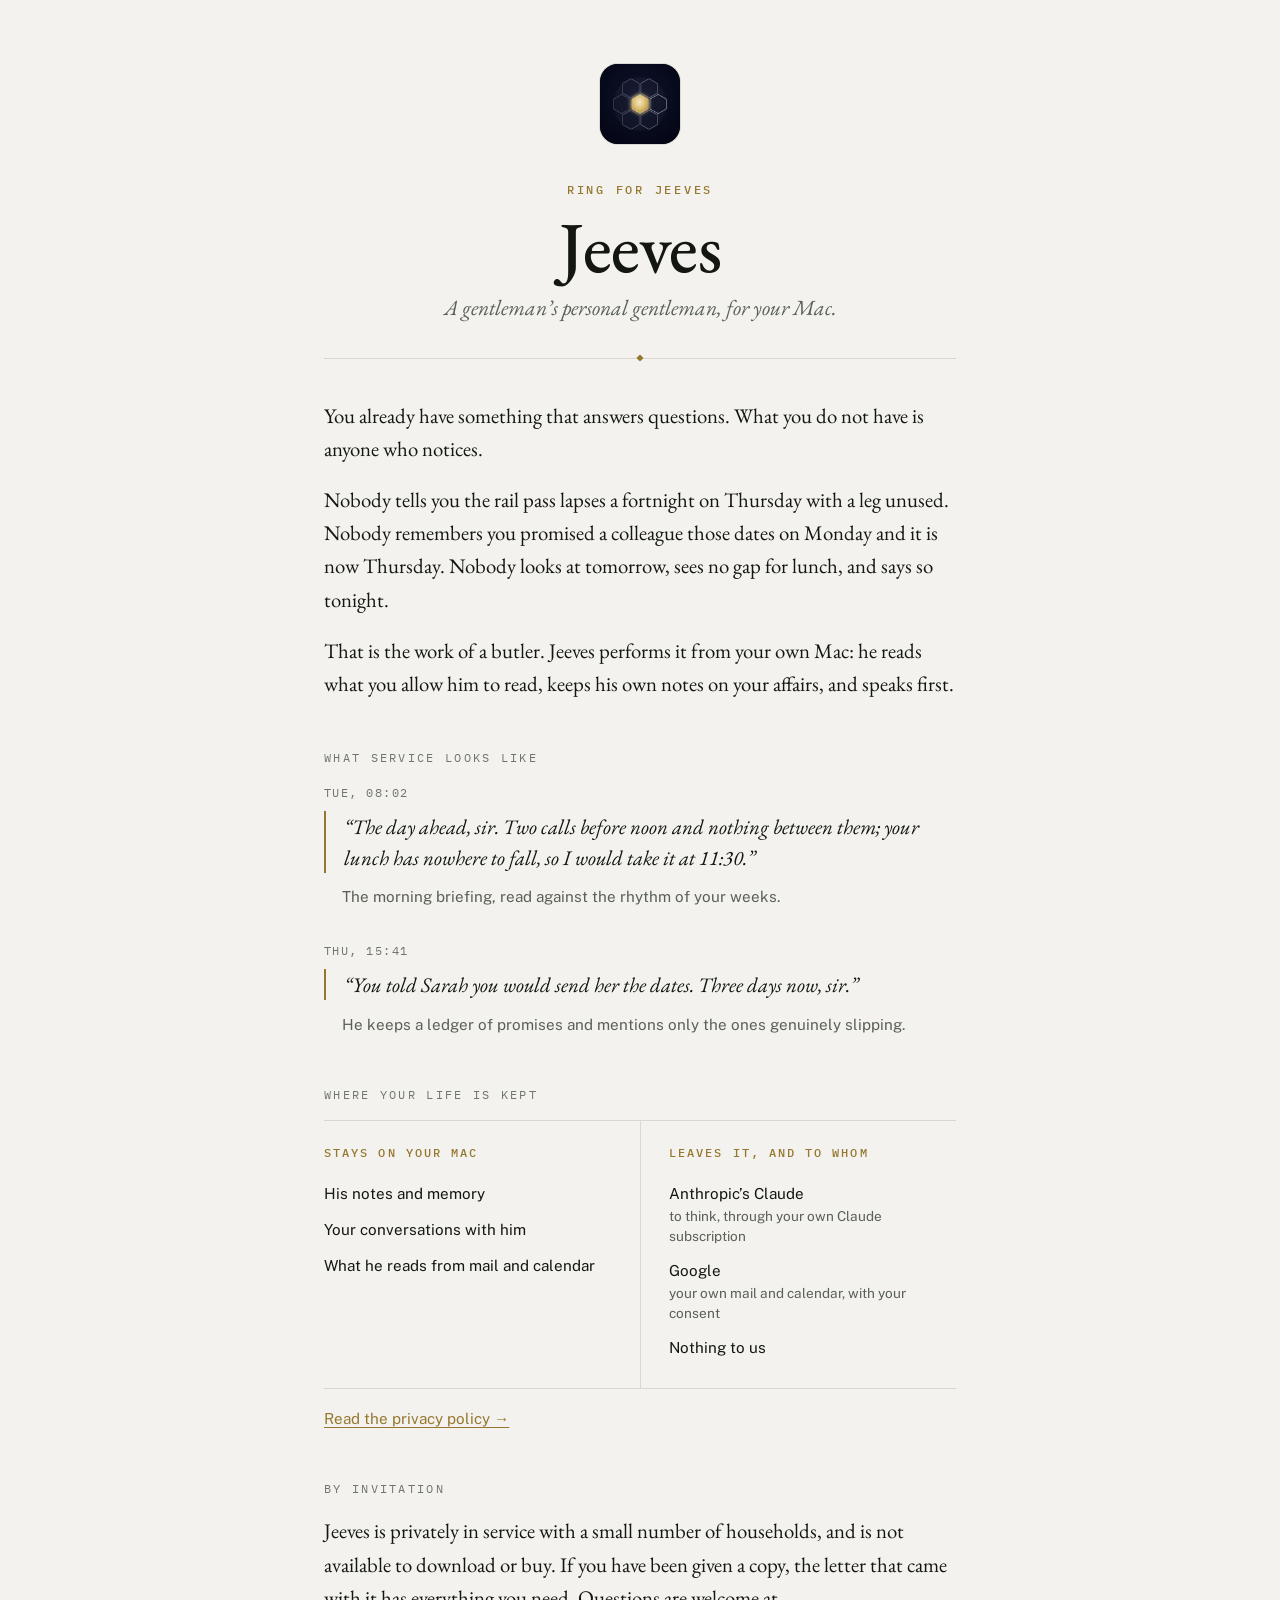
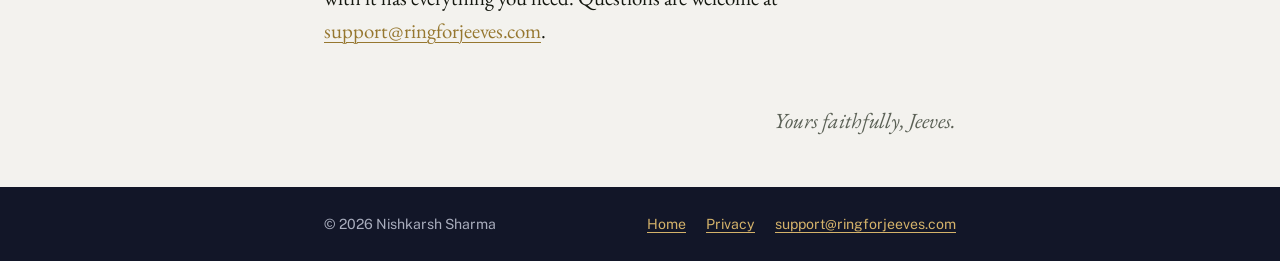
<file: index.html>
<!doctype html>
<html lang="en-GB">
<head>
<meta charset="utf-8">
<meta name="viewport" content="width=device-width,initial-scale=1">
<meta name="theme-color" content="#121628">
<link rel="icon" type="image/png" href="/favicon.png">
<link rel="apple-touch-icon" href="/apple-touch-icon.png">
<link rel="preconnect" href="https://fonts.googleapis.com">
<link rel="preconnect" href="https://fonts.gstatic.com" crossorigin>
<link rel="stylesheet" href="https://fonts.googleapis.com/css2?family=EB+Garamond:ital,wght@0,400;0,500;0,600;1,400&amp;family=IBM+Plex+Mono:wght@400;500&amp;family=Public+Sans:wght@400;500;600&amp;display=swap">
<link rel="stylesheet" href="/site.css">
<title>Ring for Jeeves</title>
<meta name="description" content="Jeeves is a private digital butler for the Mac: he reads what you allow, keeps his own notes, and speaks first. Available by invitation only.">
<meta property="og:type" content="website">
<meta property="og:title" content="Ring for Jeeves">
<meta property="og:description" content="A gentleman's personal gentleman, for your Mac. Privately in service, by invitation only.">
<meta property="og:image" content="https://ringforjeeves.com/icon.png">
<meta property="og:url" content="https://ringforjeeves.com/">
<link rel="canonical" href="https://ringforjeeves.com/">
</head>
<body>
<main class="wrap">
  <header class="letterhead rise">
    <span class="crest"><img src="/icon.png" width="80" height="80" alt="The Jeeves icon: a gold hexagon glowing on a navy ground"></span>
    <p class="eyebrow">Ring for Jeeves</p>
    <h1>Jeeves</h1>
    <p class="subtitle">A gentleman&rsquo;s personal gentleman, for your Mac.</p>
    <div class="hairline" role="presentation"></div>
  </header>

  <div class="letter rise">
    <p>You already have something that answers questions. What you do not have is anyone who notices.</p>
    <p>Nobody tells you the rail pass lapses a fortnight on Thursday with a leg unused. Nobody remembers you promised a colleague those dates on Monday and it is now Thursday. Nobody looks at tomorrow, sees no gap for lunch, and says so tonight.</p>
    <p>That is the work of a butler. Jeeves performs it from your own Mac: he reads what you allow him to read, keeps his own notes on your affairs, and speaks first.</p>
  </div>

  <section class="rise" aria-labelledby="service">
    <p class="label" id="service">What service looks like</p>
    <figure class="vignette" style="margin-inline:0">
      <time>Tue, 08:02</time>
      <blockquote>&ldquo;The day ahead, sir. Two calls before noon and nothing between them; your lunch has nowhere to fall, so I would take it at 11:30.&rdquo;</blockquote>
      <p>The morning briefing, read against the rhythm of your weeks.</p>
    </figure>
    <figure class="vignette" style="margin-inline:0">
      <time>Thu, 15:41</time>
      <blockquote>&ldquo;You told Sarah you would send her the dates. Three days now, sir.&rdquo;</blockquote>
      <p>He keeps a ledger of promises and mentions only the ones genuinely slipping.</p>
    </figure>
  </section>

  <section class="rise" aria-labelledby="kept">
    <p class="label" id="kept">Where your life is kept</p>
    <div class="ledger">
      <section>
        <h3>Stays on your Mac</h3>
        <ul>
          <li>His notes and memory</li>
          <li>Your conversations with him</li>
          <li>What he reads from mail and calendar</li>
        </ul>
      </section>
      <section>
        <h3>Leaves it, and to whom</h3>
        <ul>
          <li>Anthropic&rsquo;s Claude<small>to think, through your own Claude subscription</small></li>
          <li>Google<small>your own mail and calendar, with your consent</small></li>
          <li>Nothing to us</li>
        </ul>
      </section>
    </div>
    <p class="more"><a href="/privacy">Read the privacy policy &rarr;</a></p>
  </section>

  <section class="rise" aria-labelledby="invite">
    <p class="label" id="invite">By invitation</p>
    <div class="letter"><p>Jeeves is privately in service with a small number of households, and is not available to download or buy. If you have been given a copy, the letter that came with it has everything you need. Questions are welcome at <a href="mailto:support@ringforjeeves.com">support@ringforjeeves.com</a>.</p></div>
  </section>

  <p class="sign rise">Yours faithfully, Jeeves.</p>
</main>
<footer><div class="in"><span>&copy; 2026 Nishkarsh Sharma</span><nav aria-label="Footer"><a href="/">Home</a><a href="/privacy">Privacy</a><a href="mailto:support@ringforjeeves.com">support@ringforjeeves.com</a></nav></div></footer>
</body>
</html>
</file>
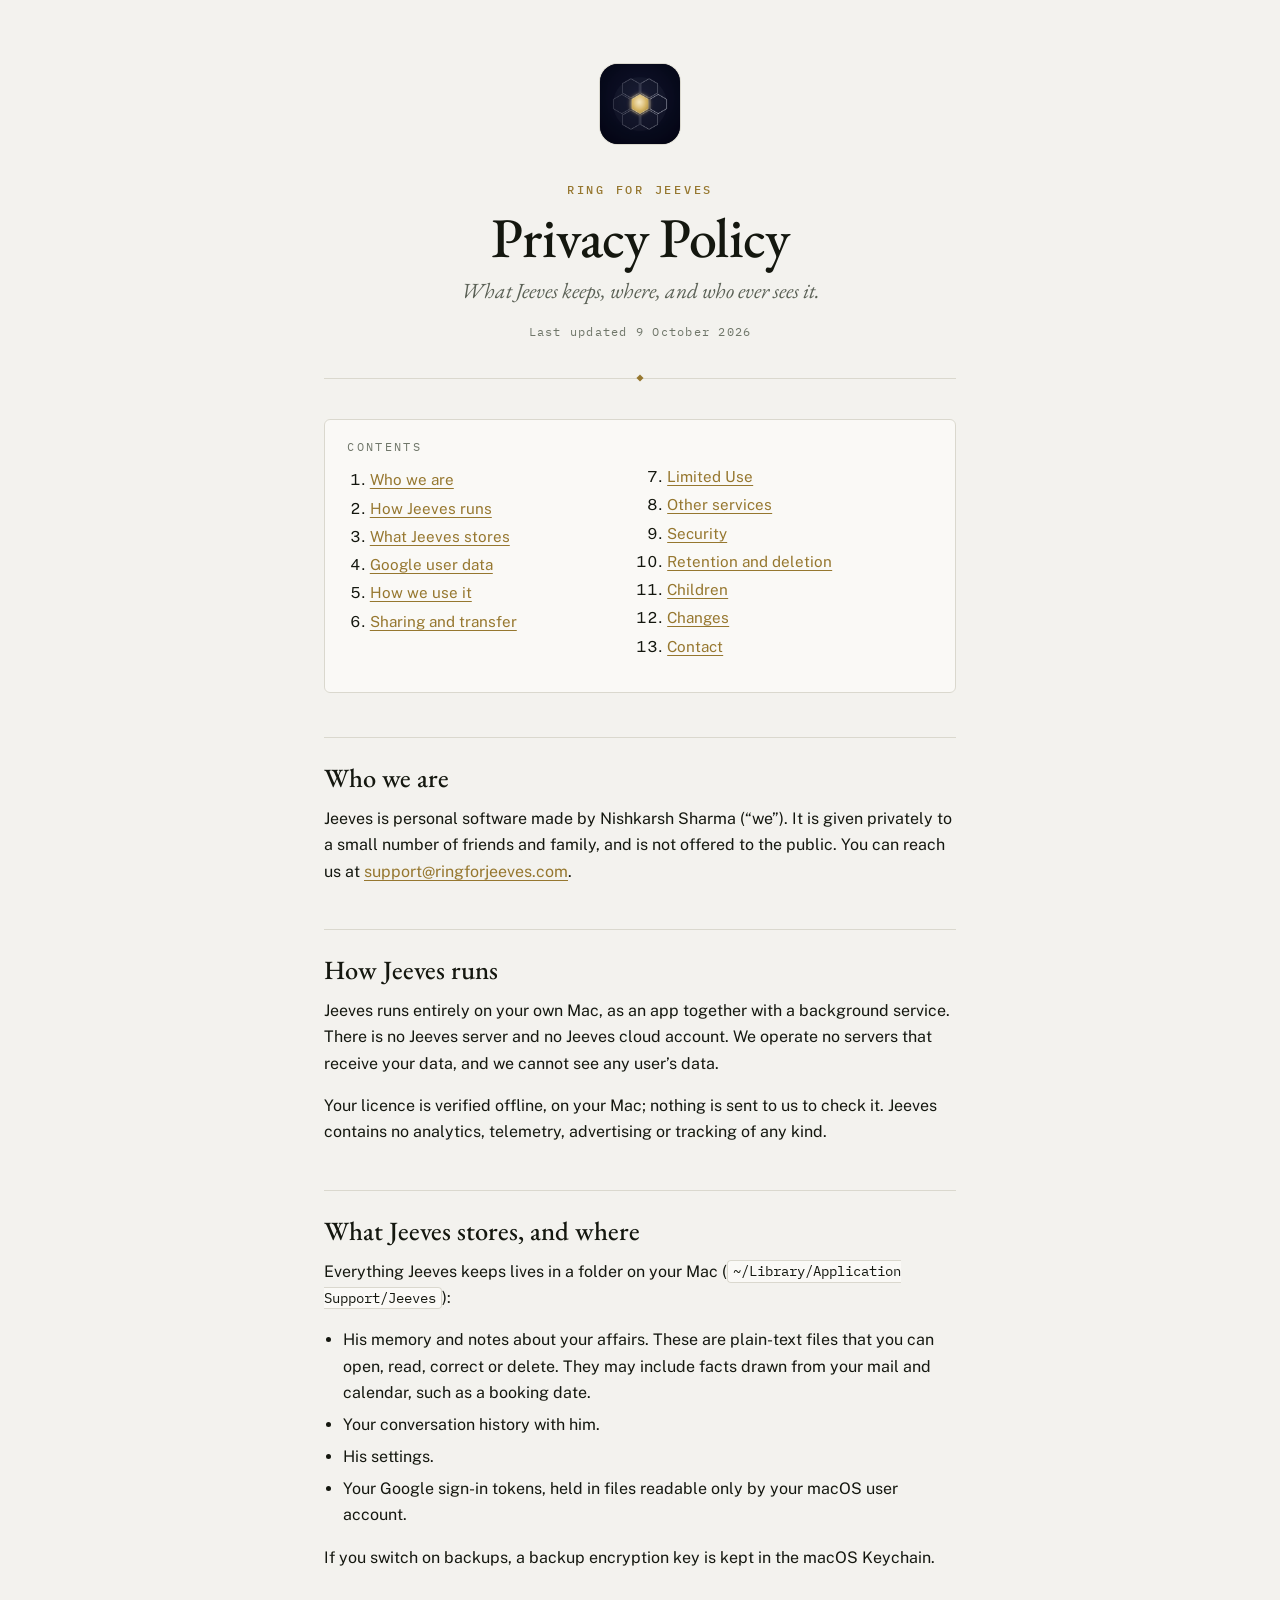
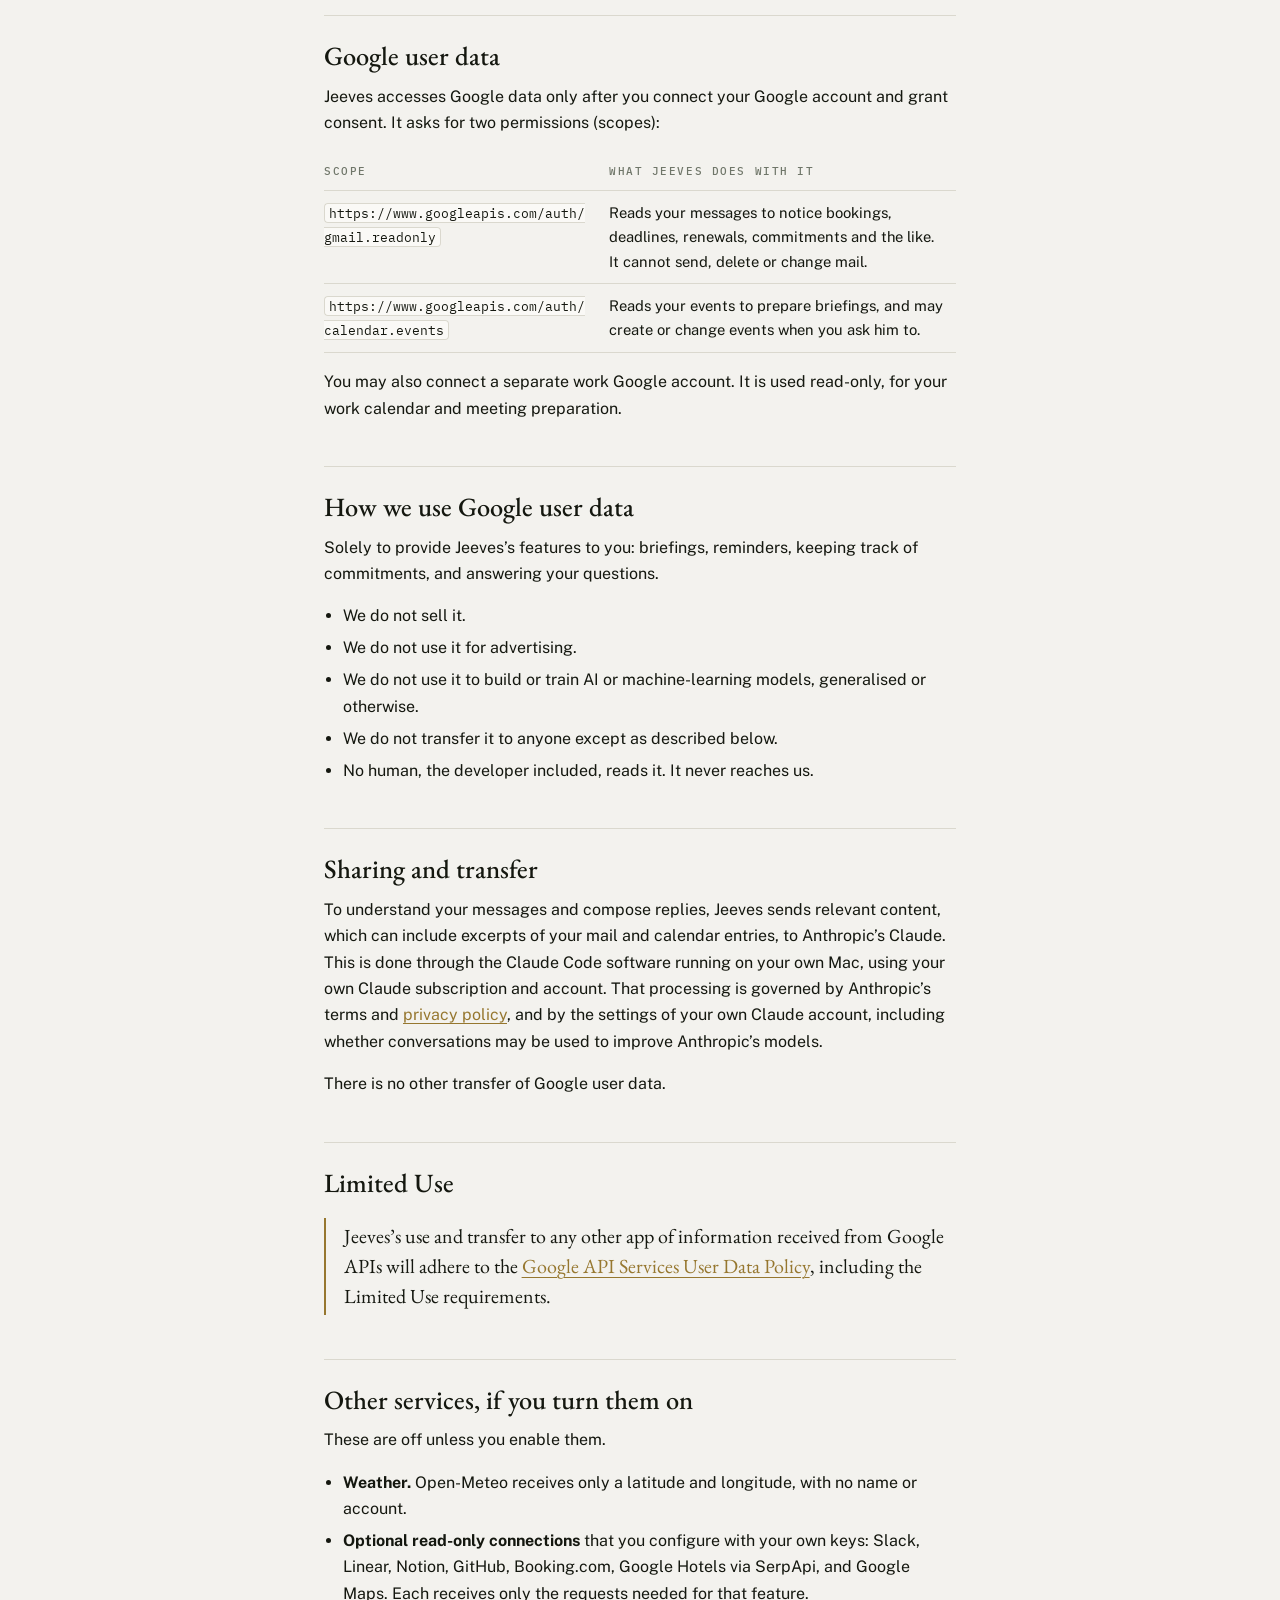
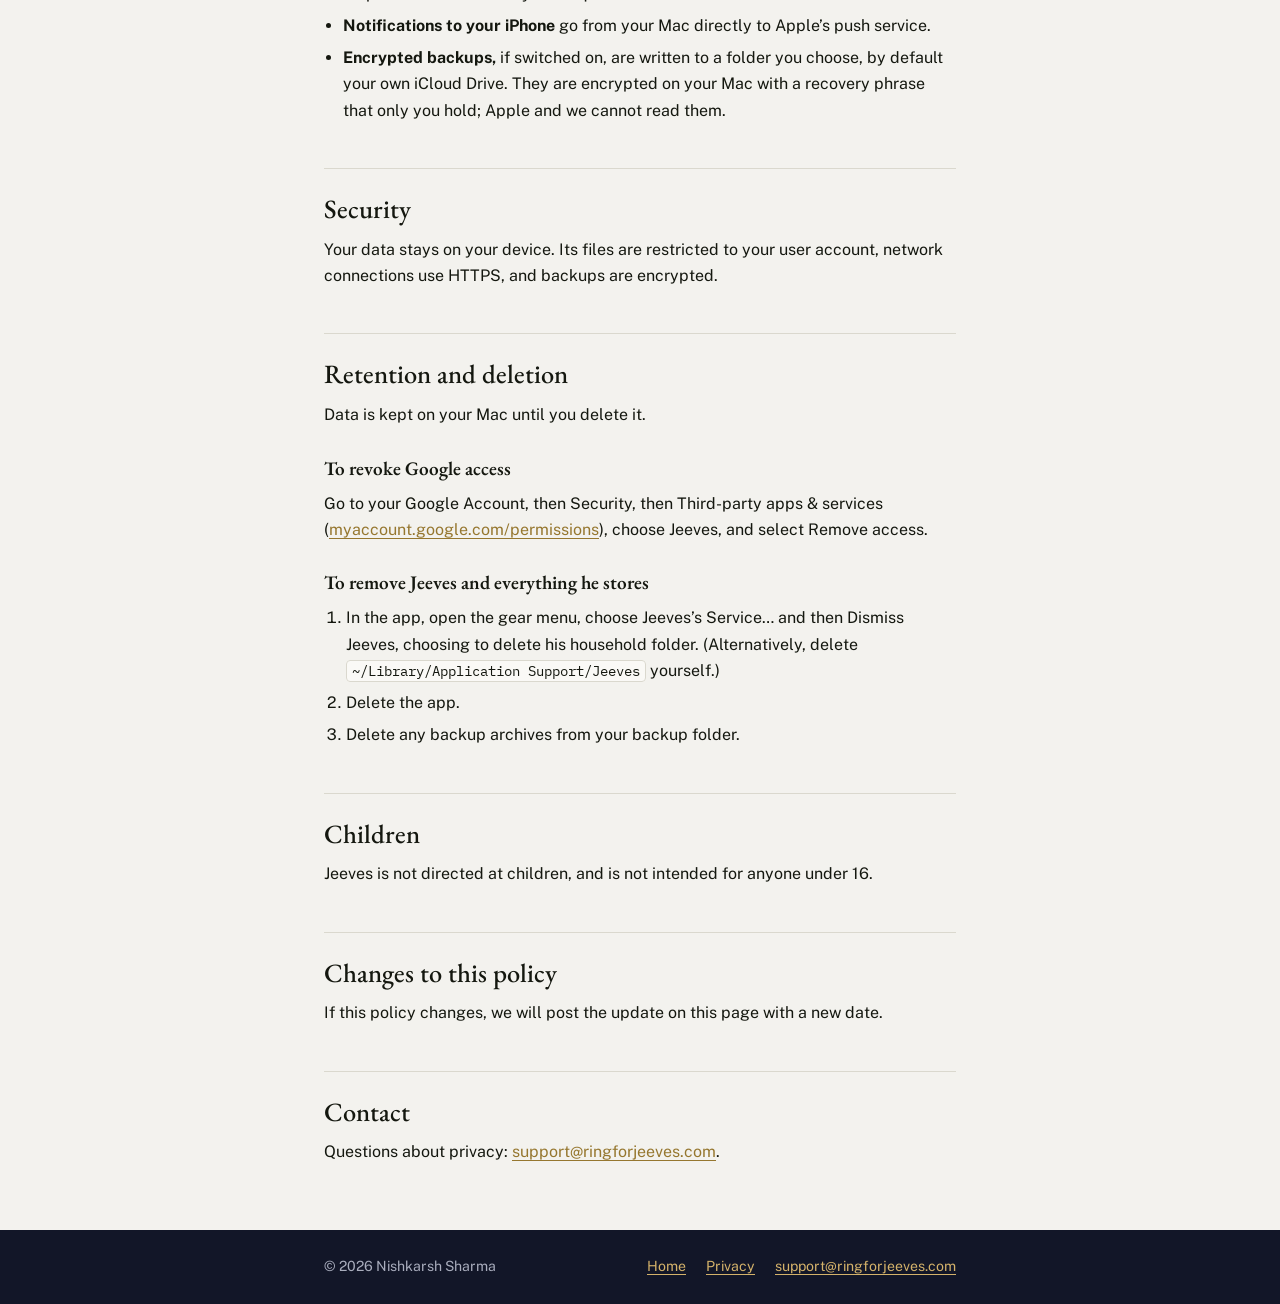
<file: privacy/index.html>
<!doctype html>
<html lang="en-GB">
<head>
<meta charset="utf-8">
<meta name="viewport" content="width=device-width,initial-scale=1">
<meta name="theme-color" content="#121628">
<link rel="icon" type="image/png" href="/favicon.png">
<link rel="apple-touch-icon" href="/apple-touch-icon.png">
<link rel="preconnect" href="https://fonts.googleapis.com">
<link rel="preconnect" href="https://fonts.gstatic.com" crossorigin>
<link rel="stylesheet" href="https://fonts.googleapis.com/css2?family=EB+Garamond:ital,wght@0,400;0,500;0,600;1,400&amp;family=IBM+Plex+Mono:wght@400;500&amp;family=Public+Sans:wght@400;500;600&amp;display=swap">
<link rel="stylesheet" href="/site.css">
<title>Privacy Policy &middot; Ring for Jeeves</title>
<meta name="description" content="How Jeeves, a private digital butler for the Mac, handles your data, including Google user data. Everything stays on your Mac.">
<meta property="og:type" content="website">
<meta property="og:title" content="Privacy Policy, Ring for Jeeves">
<meta property="og:description" content="Jeeves runs entirely on your own Mac. We operate no servers that receive your data and cannot see it.">
<meta property="og:image" content="https://ringforjeeves.com/icon.png">
<meta property="og:url" content="https://ringforjeeves.com/privacy">
<link rel="canonical" href="https://ringforjeeves.com/privacy">
</head>
<body>
<main class="wrap">
  <header class="letterhead rise">
    <a href="/" class="crest" aria-label="Ring for Jeeves, home"><img src="/icon.png" width="80" height="80" alt="The Jeeves icon: a gold hexagon glowing on a navy ground"></a>
    <p class="eyebrow">Ring for Jeeves</p>
    <h1 style="font-size:clamp(2.4rem,8vw,3.5rem)">Privacy Policy</h1>
    <p class="subtitle">What Jeeves keeps, where, and who ever sees it.</p>
    <p class="updated">Last updated 9 October 2026</p>
    <div class="hairline" role="presentation"></div>
  </header>

  <article class="doc rise">
    <nav class="toc" aria-label="Contents">
      <p>Contents</p>
      <ol>
        <li><a href="#who">Who we are</a></li>
        <li><a href="#how">How Jeeves runs</a></li>
        <li><a href="#stores">What Jeeves stores</a></li>
        <li><a href="#google">Google user data</a></li>
        <li><a href="#use">How we use it</a></li>
        <li><a href="#sharing">Sharing and transfer</a></li>
        <li><a href="#limited">Limited Use</a></li>
        <li><a href="#other">Other services</a></li>
        <li><a href="#security">Security</a></li>
        <li><a href="#deletion">Retention and deletion</a></li>
        <li><a href="#children">Children</a></li>
        <li><a href="#changes">Changes</a></li>
        <li><a href="#contact">Contact</a></li>
      </ol>
    </nav>

    <h2 id="who">Who we are</h2>
    <p>Jeeves is personal software made by Nishkarsh Sharma (&ldquo;we&rdquo;). It is given privately to a small number of friends and family, and is not offered to the public. You can reach us at <a href="mailto:support@ringforjeeves.com">support@ringforjeeves.com</a>.</p>

    <h2 id="how">How Jeeves runs</h2>
    <p>Jeeves runs entirely on your own Mac, as an app together with a background service. There is no Jeeves server and no Jeeves cloud account. We operate no servers that receive your data, and we cannot see any user&rsquo;s data.</p>
    <p>Your licence is verified offline, on your Mac; nothing is sent to us to check it. Jeeves contains no analytics, telemetry, advertising or tracking of any kind.</p>

    <h2 id="stores">What Jeeves stores, and where</h2>
    <p>Everything Jeeves keeps lives in a folder on your Mac (<code>~/Library/Application Support/Jeeves</code>):</p>
    <ul>
      <li>His memory and notes about your affairs. These are plain-text files that you can open, read, correct or delete. They may include facts drawn from your mail and calendar, such as a booking date.</li>
      <li>Your conversation history with him.</li>
      <li>His settings.</li>
      <li>Your Google sign-in tokens, held in files readable only by your macOS user account.</li>
    </ul>
    <p>If you switch on backups, a backup encryption key is kept in the macOS Keychain.</p>

    <h2 id="google">Google user data</h2>
    <p>Jeeves accesses Google data only after you connect your Google account and grant consent. It asks for two permissions (scopes):</p>
    <table>
      <thead><tr><th scope="col">Scope</th><th scope="col">What Jeeves does with it</th></tr></thead>
      <tbody>
        <tr><td><code class="scope">https://www.googleapis.com/<wbr>auth/<wbr>gmail.readonly</code></td><td>Reads your messages to notice bookings, deadlines, renewals, commitments and the like. It cannot send, delete or change mail.</td></tr>
        <tr><td><code class="scope">https://www.googleapis.com/<wbr>auth/<wbr>calendar.events</code></td><td>Reads your events to prepare briefings, and may create or change events when you ask him to.</td></tr>
      </tbody>
    </table>
    <p>You may also connect a separate work Google account. It is used read-only, for your work calendar and meeting preparation.</p>

    <h2 id="use">How we use Google user data</h2>
    <p>Solely to provide Jeeves&rsquo;s features to you: briefings, reminders, keeping track of commitments, and answering your questions.</p>
    <ul>
      <li>We do not sell it.</li>
      <li>We do not use it for advertising.</li>
      <li>We do not use it to build or train AI or machine-learning models, generalised or otherwise.</li>
      <li>We do not transfer it to anyone except as described below.</li>
      <li>No human, the developer included, reads it. It never reaches us.</li>
    </ul>

    <h2 id="sharing">Sharing and transfer</h2>
    <p>To understand your messages and compose replies, Jeeves sends relevant content, which can include excerpts of your mail and calendar entries, to Anthropic&rsquo;s Claude. This is done through the Claude Code software running on your own Mac, using your own Claude subscription and account. That processing is governed by Anthropic&rsquo;s terms and <a href="https://www.anthropic.com/legal/privacy">privacy policy</a>, and by the settings of your own Claude account, including whether conversations may be used to improve Anthropic&rsquo;s models.</p>
    <p>There is no other transfer of Google user data.</p>

    <h2 id="limited">Limited Use</h2>
    <div class="limited"><p>Jeeves&rsquo;s use and transfer to any other app of information received from Google APIs will adhere to the <a href="https://developers.google.com/terms/api-services-user-data-policy">Google API Services User Data Policy</a>, including the Limited Use requirements.</p></div>

    <h2 id="other">Other services, if you turn them on</h2>
    <p>These are off unless you enable them.</p>
    <ul>
      <li><strong>Weather.</strong> Open-Meteo receives only a latitude and longitude, with no name or account.</li>
      <li><strong>Optional read-only connections</strong> that you configure with your own keys: Slack, Linear, Notion, GitHub, Booking.com, Google Hotels via SerpApi, and Google Maps. Each receives only the requests needed for that feature.</li>
      <li><strong>Notifications to your iPhone</strong> go from your Mac directly to Apple&rsquo;s push service.</li>
      <li><strong>Encrypted backups,</strong> if switched on, are written to a folder you choose, by default your own iCloud Drive. They are encrypted on your Mac with a recovery phrase that only you hold; Apple and we cannot read them.</li>
    </ul>

    <h2 id="security">Security</h2>
    <p>Your data stays on your device. Its files are restricted to your user account, network connections use HTTPS, and backups are encrypted.</p>

    <h2 id="deletion">Retention and deletion</h2>
    <p>Data is kept on your Mac until you delete it.</p>
    <h3>To revoke Google access</h3>
    <p>Go to your Google Account, then Security, then Third-party apps &amp; services (<a href="https://myaccount.google.com/permissions">myaccount.google.com/permissions</a>), choose Jeeves, and select Remove access.</p>
    <h3>To remove Jeeves and everything he stores</h3>
    <ol>
      <li>In the app, open the gear menu, choose Jeeves&rsquo;s Service&hellip; and then Dismiss Jeeves, choosing to delete his household folder. (Alternatively, delete <code>~/Library/Application Support/Jeeves</code> yourself.)</li>
      <li>Delete the app.</li>
      <li>Delete any backup archives from your backup folder.</li>
    </ol>

    <h2 id="children">Children</h2>
    <p>Jeeves is not directed at children, and is not intended for anyone under 16.</p>

    <h2 id="changes">Changes to this policy</h2>
    <p>If this policy changes, we will post the update on this page with a new date.</p>

    <h2 id="contact">Contact</h2>
    <p>Questions about privacy: <a href="mailto:support@ringforjeeves.com">support@ringforjeeves.com</a>.</p>
  </article>
</main>
<footer><div class="in"><span>&copy; 2026 Nishkarsh Sharma</span><nav aria-label="Footer"><a href="/">Home</a><a href="/privacy">Privacy</a><a href="mailto:support@ringforjeeves.com">support@ringforjeeves.com</a></nav></div></footer>
</body>
</html>
</file>
<file: site.css>
:root{
  --paper:#F3F2EE;--card:#FAF9F6;--ink:#14170F;--muted:#5A6055;--faint:#6F7669;--rule:#DAD8CE;--brass:#96772F;--navy:#121628;
  --serif:"EB Garamond",Garamond,"Iowan Old Style","Palatino Linotype",Georgia,serif;
  --sans:"Public Sans",-apple-system,BlinkMacSystemFont,"Segoe UI",Helvetica,Arial,sans-serif;
  --mono:"IBM Plex Mono",ui-monospace,SFMono-Regular,Menlo,Consolas,monospace;
}
@media (prefers-color-scheme:dark){:root{
  --paper:#0F1220;--card:#161A2B;--ink:#E9E7DF;--muted:#A3A6B3;--faint:#8A8E9F;--rule:#262B40;--brass:#C9A659;
}}
*{box-sizing:border-box}
html{-webkit-text-size-adjust:100%;background:var(--paper)}
body{margin:0;background:var(--paper);color:var(--ink);font-family:var(--sans);font-size:1rem;line-height:1.65;-webkit-font-smoothing:antialiased}
body{display:flex;flex-direction:column;min-height:100vh}
main.wrap{flex:1;width:100%}
.wrap{max-width:42rem;margin:0 auto;padding:4rem 1.25rem 3rem}
a{color:var(--brass);text-decoration-thickness:1px;text-underline-offset:.2em;transition:color .2s,border-color .2s}
a:hover{color:var(--ink)}
a:focus-visible{outline:2px solid var(--brass);outline-offset:3px;border-radius:2px}
::selection{background:var(--brass);color:var(--paper)}

.letterhead{text-align:center}
.crest{display:inline-block;width:80px;height:80px;border-radius:18px;overflow:hidden;background:var(--navy);box-shadow:0 0 0 1px var(--rule);margin-bottom:1.75rem}
.crest img{display:block;width:100%;height:100%;transform:scale(1.04)}
.eyebrow{font-family:var(--mono);font-size:.72rem;font-weight:500;letter-spacing:.24em;text-transform:uppercase;color:var(--brass);margin:0 0 .6rem}
h1{font-family:var(--serif);font-weight:500;font-size:clamp(3rem,10vw,4.5rem);line-height:1.05;letter-spacing:-.01em;margin:0}
.subtitle{font-family:var(--serif);font-style:italic;font-size:1.35rem;color:var(--muted);margin:.5rem 0 0;line-height:1.35}
.hairline{position:relative;height:1px;background:var(--rule);margin:2.25rem 0 2.5rem}
.hairline::after{content:"";position:absolute;left:50%;top:50%;width:5px;height:5px;background:var(--brass);transform:translate(-50%,-50%) rotate(45deg)}

h2{font-family:var(--serif);font-weight:500;font-size:1.75rem;line-height:1.2;margin:3rem 0 1rem}
.label{font-family:var(--mono);font-size:.72rem;letter-spacing:.2em;text-transform:uppercase;color:var(--faint);margin:3rem 0 1rem}
.letter{font-family:var(--serif);font-size:1.3rem;line-height:1.6;max-width:65ch}
.letter p{margin:0 0 1.1rem}

.vignette{margin:0 0 2rem}
.vignette time{display:block;font-family:var(--mono);font-size:.75rem;letter-spacing:.12em;text-transform:uppercase;color:var(--faint);margin-bottom:.5rem}
.vignette blockquote{margin:0;padding-left:1.1rem;border-left:2px solid var(--brass);font-family:var(--serif);font-style:italic;font-size:1.3rem;line-height:1.5}
.vignette p{margin:.7rem 0 0 1.1rem;color:var(--muted);font-size:.95rem}

.ledger{display:grid;grid-template-columns:1fr 1fr;border-top:1px solid var(--rule);border-bottom:1px solid var(--rule)}
.ledger section{padding:1.4rem 0}
.ledger section+section{padding-left:1.75rem;border-left:1px solid var(--rule)}
.ledger section:first-child{padding-right:1.75rem}
.ledger h3{font-family:var(--mono);font-weight:500;font-size:.72rem;letter-spacing:.18em;text-transform:uppercase;color:var(--brass);margin:0 0 .8rem}
.ledger ul{list-style:none;margin:0;padding:0;font-size:.95rem}
.ledger li{padding:.35rem 0;color:var(--ink)}
.ledger li small{display:block;color:var(--muted);font-size:.85rem;line-height:1.5}
.more{margin:1.1rem 0 0;font-size:.95rem}

.sign{font-family:var(--serif);font-style:italic;font-size:1.35rem;color:var(--muted);margin:3.5rem 0 0;text-align:right}
footer{background:var(--navy);color:#A9ADBD;font-size:.88rem}
footer .in{max-width:42rem;margin:0 auto;padding:1.6rem 1.25rem;display:flex;flex-wrap:wrap;gap:.5rem 1.5rem;justify-content:space-between;align-items:center}
footer a{color:#D4B26A}
footer a:hover{color:#fff}
footer nav{display:flex;gap:1.25rem;flex-wrap:wrap}
.after{margin-top:3rem}

/* privacy */
.doc{font-size:1rem;max-width:65ch}
.doc h2{font-size:1.65rem;margin:2.75rem 0 .75rem;padding-top:1.5rem;border-top:1px solid var(--rule)}
.doc h3{font-family:var(--serif);font-weight:600;font-size:1.2rem;margin:1.5rem 0 .4rem}
.doc p,.doc li{color:var(--ink)}
.doc p{margin:0 0 1rem}
.doc ul{padding-left:1.2rem;margin:0 0 1rem}
.doc li{margin:.35rem 0}
.doc code{font-family:var(--mono);font-size:.85em;background:var(--card);border:1px solid var(--rule);border-radius:4px;padding:.08em .35em;overflow-wrap:anywhere}
.updated{font-family:var(--mono);font-size:.78rem;letter-spacing:.1em;color:var(--faint);text-align:center;margin:1rem 0 0}
.toc{background:var(--card);border:1px solid var(--rule);border-radius:6px;padding:1.1rem 1.4rem;margin:0 0 2rem}
.toc p{font-family:var(--mono);font-size:.72rem;letter-spacing:.2em;text-transform:uppercase;color:var(--faint);margin:0 0 .5rem}
.toc ol{margin:0;padding-left:1.2rem;columns:2;column-gap:2rem;font-size:.95rem}
.toc li{margin:.2rem 0;break-inside:avoid}
.limited{border-left:2px solid var(--brass);padding:.2rem 0 .2rem 1.1rem;margin:1.25rem 0 1.5rem;font-family:var(--serif);font-size:1.25rem;line-height:1.5}
.limited p{margin:0}
.doc table{width:100%;border-collapse:collapse;font-size:.92rem;margin:0 0 1rem}
.doc th,.doc td{text-align:left;vertical-align:top;padding:.6rem .8rem .6rem 0;border-bottom:1px solid var(--rule)}
.doc th{font-family:var(--mono);font-weight:500;font-size:.7rem;letter-spacing:.14em;text-transform:uppercase;color:var(--faint)}

@keyframes rise{from{opacity:.001;transform:translateY(6px)}to{opacity:1;transform:none}}
.rise{animation:rise .5s ease-out both}
.rise:nth-child(2){animation-delay:.06s}.rise:nth-child(3){animation-delay:.12s}.rise:nth-child(4){animation-delay:.18s}.rise:nth-child(5){animation-delay:.24s}
@media (prefers-reduced-motion:reduce){*{animation:none!important;transition:none!important}}
@media (max-width:600px){
  .wrap{padding-top:2.75rem}
  .ledger{grid-template-columns:1fr}
  .ledger section+section{padding-left:0;border-left:0;border-top:1px solid var(--rule)}
  .ledger section:first-child{padding-right:0}
  .toc ol{columns:1}
  .subtitle{font-size:1.2rem}
  .letter,.vignette blockquote{font-size:1.2rem}
  .sign{text-align:left}
}
.doc ol{padding-left:1.4rem;margin:0 0 1rem}

.doc code.scope{overflow-wrap:normal;word-break:keep-all}
</file>
